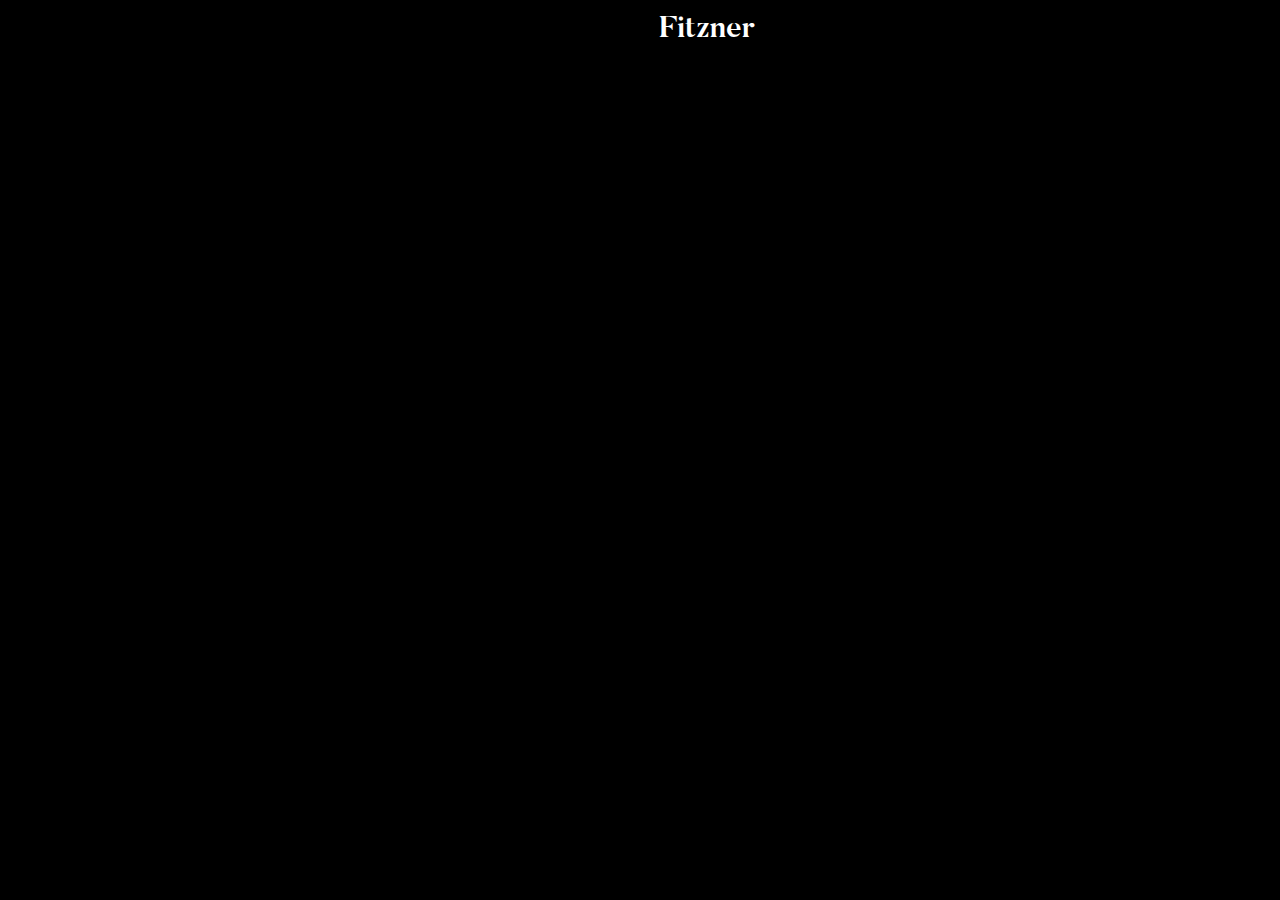
<file: html/categorias.html>
<!DOCTYPE html>
<html lang="pt-BR">

<head>
    <meta charset="UTF-8">
    <meta name="viewport" content="width=device-width, initial-scale=1.0">
    <title>Layout Responsivo</title>

    <!--Bootstrap-->
    <link href="https://cdn.jsdelivr.net/npm/bootstrap@5.3.3/dist/css/bootstrap.min.css" rel="stylesheet"
        integrity="sha384-QWTKZyjpPEjISv5WaRU9OFeRpok6YctnYmDr5pNlyT2bRjXh0JMhjY6hW+ALEwIH" crossorigin="anonymous">

    <!--Meus links-->
    <link rel="stylesheet" href="../css/nav.css">
    <link rel="stylesheet" href="../css/categorias.css">
    <link rel="stylesheet" href="../css/moba-categorias.css">
</head>

<body class="bg-black">

    <!--Navbar-->
    <nav class="navbar fixed-top bg-black d-flex justify-content-between">
        <div class="container-fluid d-flex justify-content-end">
            <div class="flex-grow-1 text-center" style="width: 100px; height: 40px;">
                <a href="index.html" id="link-nav" class="text-white text-decoration-none">Fitzner</a>
            </div>

        </div>
    </nav>

    <div id="escolha">
        <h2 class="text-center" style="color: white;">Escolha sua carta!</h2>
    </div>


    <!--Fit puto com a cartinha-->
    <div class="fit-container d-none d-md-flex">
        <div id="fit"></div>
    </div>

    <section>
        <div id="carrosselCartas" class="carousel slide d-block d-md-none" data-bs-ride="carousel">
            <div class="carousel-inner">
                <div class="carousel-item active">
                    <div class="card carta-1">
                        <h2>Card 1</h2>
                    </div>
                </div>
                <div class="carousel-item">
                    <div class="card carta-2">
                        <h2>Card 2</h2>
                    </div>
                </div>
                <div class="carousel-item">
                    <div class="card carta-3">
                        <h2>Card 3</h2>
                    </div>
                </div>
            </div>
            <button class="carousel-control-prev" type="button" data-bs-target="#carrosselCartas" data-bs-slide="prev">
                <span class="carousel-control-prev-icon" aria-hidden="true"></span>
                <span class="visually-hidden">Previous</span>
            </button>
            <button class="carousel-control-next" type="button" data-bs-target="#carrosselCartas" data-bs-slide="next">
                <span class="carousel-control-next-icon" aria-hidden="true"></span>
                <span class="visually-hidden">Next</span>
            </button>
        </div>


        <!-- Layout original para desktop -->
        <div class="cartas-container d-none d-md-flex">
            <div class="card carta-1"></div>
            <div class="card carta-2"></div>
            <div class="card carta-3"></div>
        </div>
    </section>

    <!--Scripts Bootstrap-->
    <script src="https://cdn.jsdelivr.net/npm/@popperjs/core@2.11.8/dist/umd/popper.min.js"
        integrity="sha384-I7E8VVD/ismYTF4hNIPjVp/Zjvgyol6VFvRkX/vR+Vc4jQkC+hVqc2pM8ODewa9r"
        crossorigin="anonymous"></script>
    <script src="https://cdn.jsdelivr.net/npm/bootstrap@5.3.3/dist/js/bootstrap.min.js"
        integrity="sha384-0pUGZvbkm6XF6gxjEnlmuGrJXVbNuzT9qBBavbLwCsOGabYfZo0T0to5eqruptLy"
        crossorigin="anonymous"></script>
        
</body>

</html>
</file>
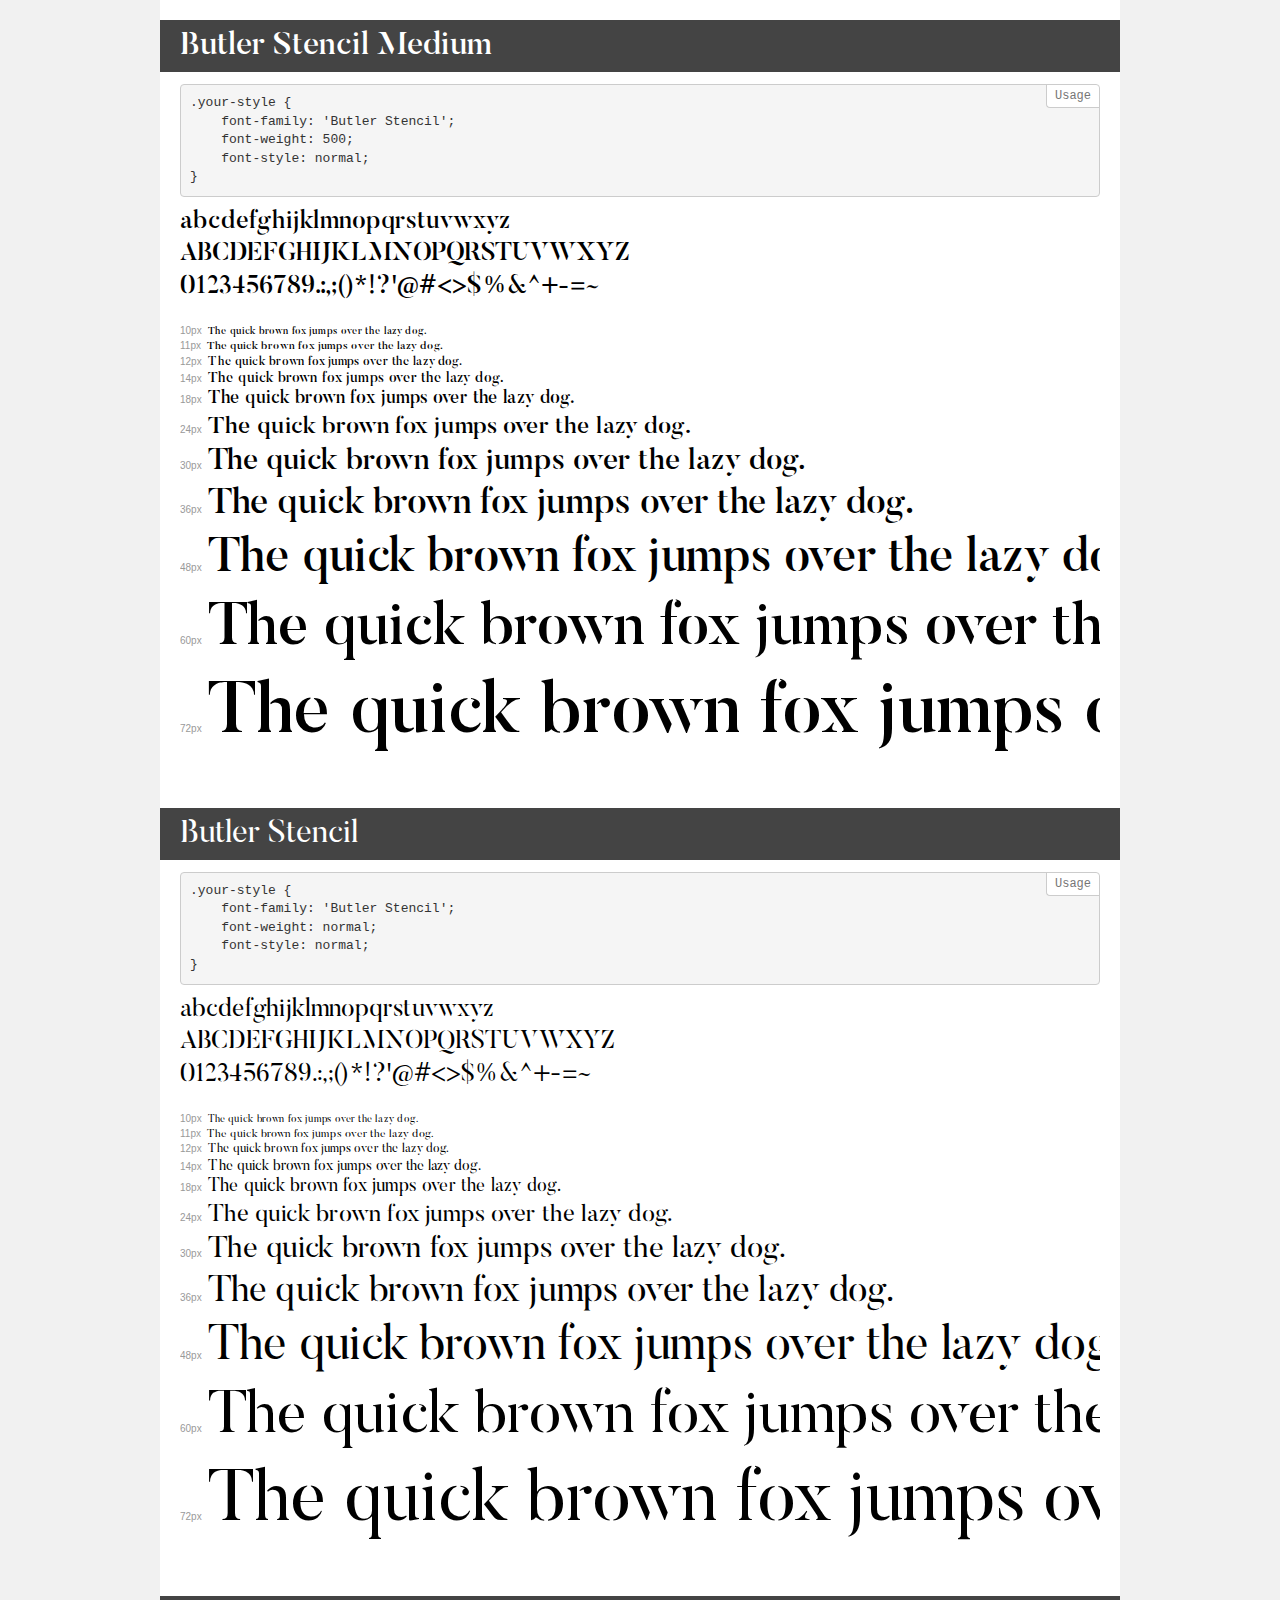
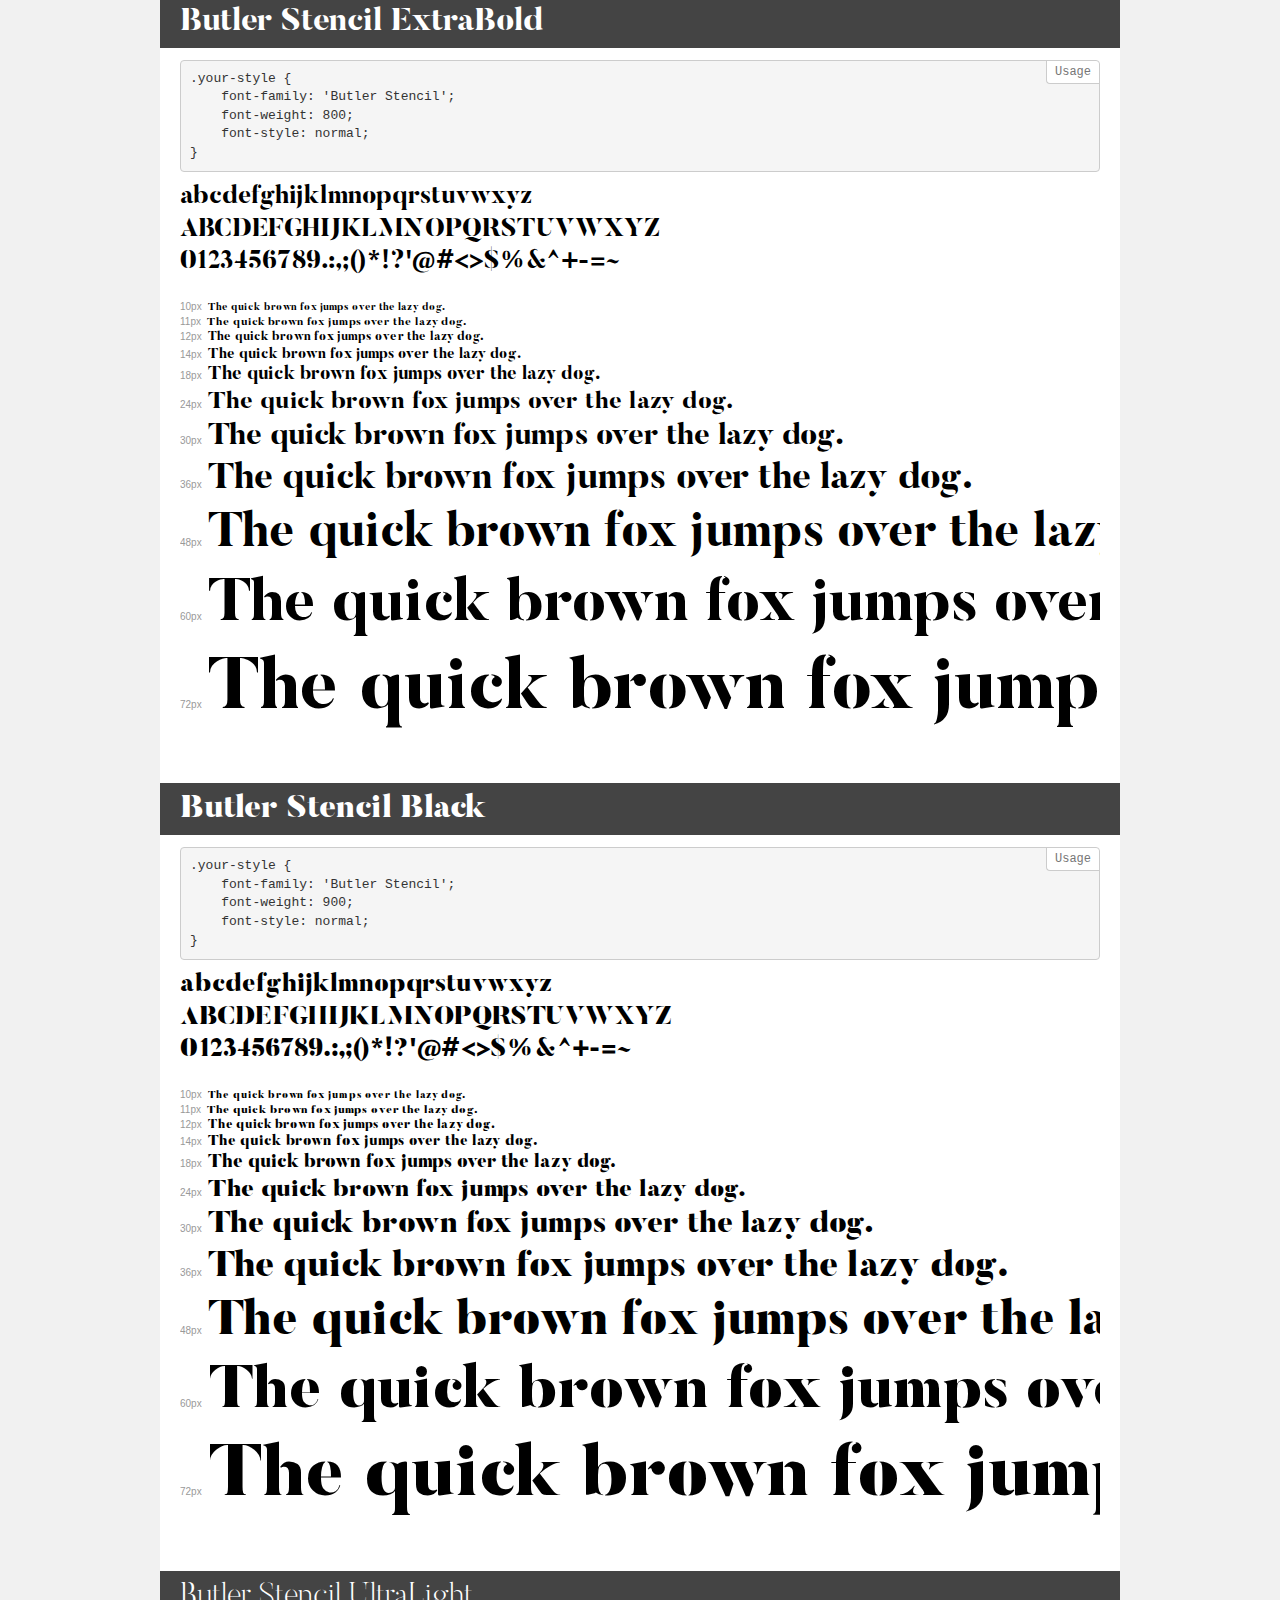
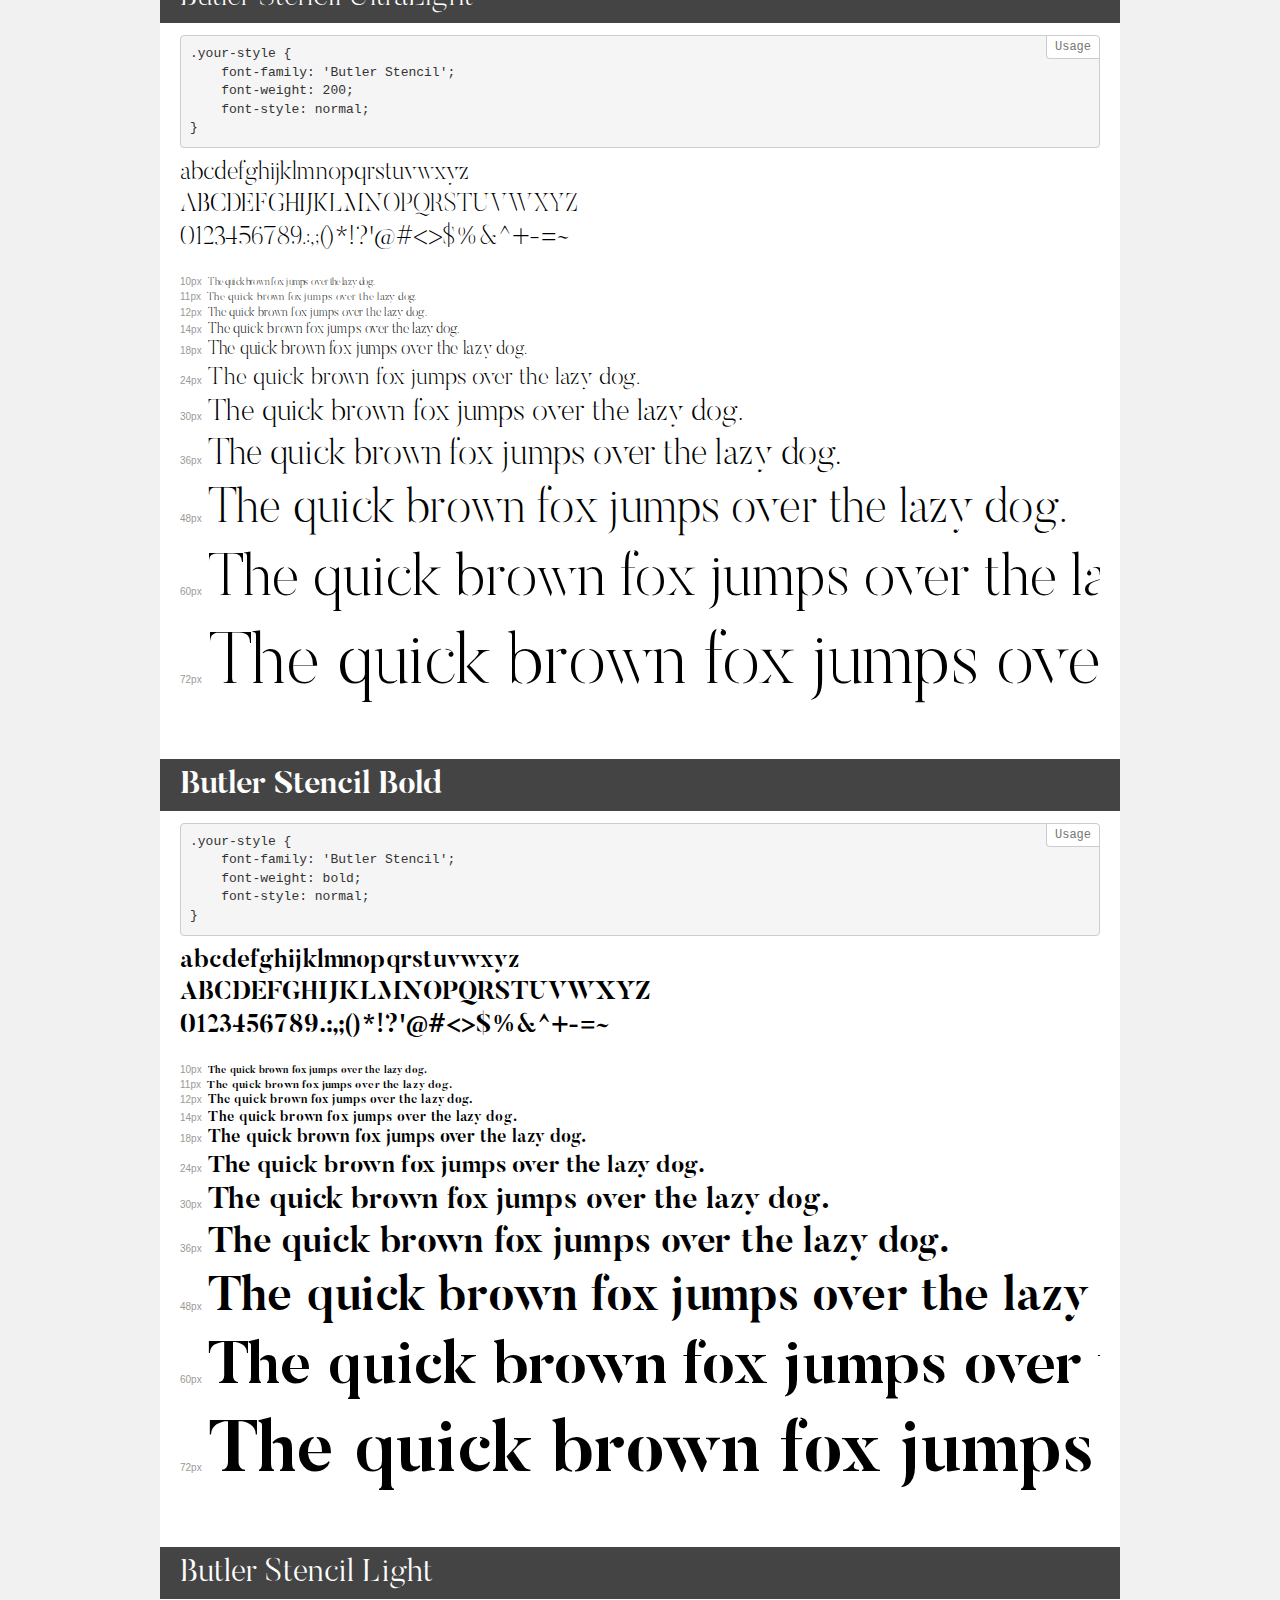
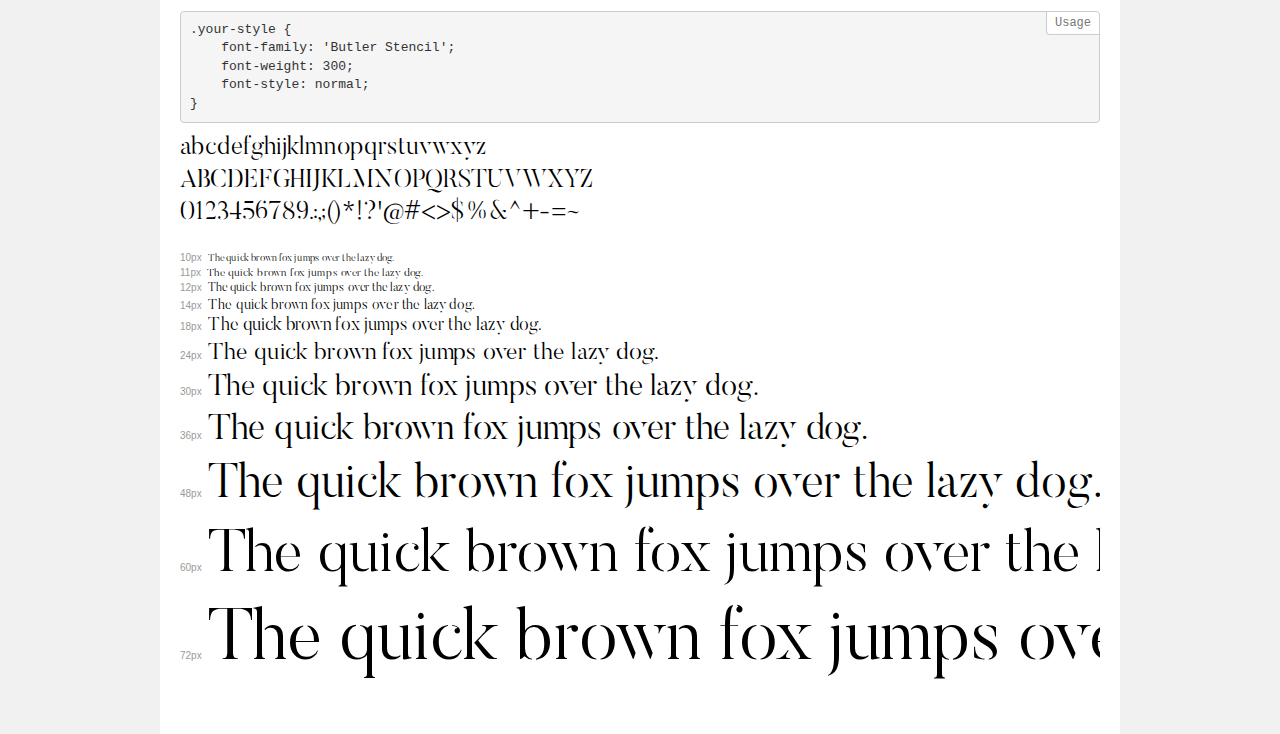
<file: fonts/butler/Butler_Stencil_Webfont/demo.html>
<!DOCTYPE html>
<html>
<head>
    <meta charset="utf-8">
    <meta http-equiv="X-UA-Compatible" content="IE=edge">
    <meta name="viewport" content="width=device-width, initial-scale=1">
    <meta name="robots" content="noindex, noarchive">
    <meta name="format-detection" content="telephone=no">
    <title>Transfonter demo</title>
    <link href="stylesheet.css" rel="stylesheet">
    <style>
        /*
        http://meyerweb.com/eric/tools/css/reset/
        v2.0 | 20110126
        License: none (public domain)
        */
        html, body, div, span, applet, object, iframe,
        h1, h2, h3, h4, h5, h6, p, blockquote, pre,
        a, abbr, acronym, address, big, cite, code,
        del, dfn, em, img, ins, kbd, q, s, samp,
        small, strike, strong, sub, sup, tt, var,
        b, u, i, center,
        dl, dt, dd, ol, ul, li,
        fieldset, form, label, legend,
        table, caption, tbody, tfoot, thead, tr, th, td,
        article, aside, canvas, details, embed,
        figure, figcaption, footer, header, hgroup,
        menu, nav, output, ruby, section, summary,
        time, mark, audio, video {
            margin: 0;
            padding: 0;
            border: 0;
            font-size: 100%;
            font: inherit;
            vertical-align: baseline;
        }
        /* HTML5 display-role reset for older browsers */
        article, aside, details, figcaption, figure,
        footer, header, hgroup, menu, nav, section {
            display: block;
        }
        body {
            line-height: 1;
        }
        ol, ul {
            list-style: none;
        }
        blockquote, q {
            quotes: none;
        }
        blockquote:before, blockquote:after,
        q:before, q:after {
            content: '';
            content: none;
        }
        table {
            border-collapse: collapse;
            border-spacing: 0;
        }
        /* common styles */
        body {
            background: #f1f1f1;
            color: #000;
        }
        .page {
            background: #fff;
            width: 920px;
            margin: 0 auto;
            padding: 20px 20px 0 20px;
            overflow: hidden;
        }
        .font-container {
            overflow-x: auto;
            overflow-y: hidden;
            margin-bottom: 40px;
            line-height: 1.3;
            white-space: nowrap;
            padding-bottom: 5px;
        }
        h1 {
            position: relative;
            background: #444;
            font-size: 32px;
            color: #fff;
            padding: 10px 20px;
            margin: 0 -20px 12px -20px;
        }
        .letters {
            font-size: 25px;
            margin-bottom: 20px;
        }
        .s10:before {
            content: '10px';
        }
        .s11:before {
            content: '11px';
        }
        .s12:before {
            content: '12px';
        }
        .s14:before {
            content: '14px';
        }
        .s18:before {
            content: '18px';
        }
        .s24:before {
            content: '24px';
        }
        .s30:before {
            content: '30px';
        }
        .s36:before {
            content: '36px';
        }
        .s48:before {
            content: '48px';
        }
        .s60:before {
            content: '60px';
        }
        .s72:before {
            content: '72px';
        }
        .s10:before, .s11:before, .s12:before, .s14:before,
        .s18:before, .s24:before, .s30:before, .s36:before,
        .s48:before, .s60:before, .s72:before {
            font-family: Arial, sans-serif;
            font-size: 10px;
            font-weight: normal;
            font-style: normal;
            color: #999;
            padding-right: 6px;
        }
        pre {
            display: block;
            position: relative;
            padding: 9px;
            margin: 0 0 10px;
            font-family: Monaco, Menlo, Consolas, "Courier New", monospace !important;
            font-size: 13px;
            line-height: 1.428571429;
            color: #333;
            font-weight: normal !important;
            font-style: normal !important;
            background-color: #f5f5f5;
            border: 1px solid #ccc;
            overflow-x: auto;
            border-radius: 4px;
        }
        pre:after {
            display: block;
            position: absolute;
            right: 0;
            top: 0;
            content: 'Usage';
            line-height: 1;
            padding: 5px 8px;
            font-size: 12px;
            color: #767676;
            background-color: #fff;
            border: 1px solid #ccc;
            border-right: none;
            border-top: none;
            border-radius: 0 4px 0 4px;
            z-index: 10;
        }
        /* responsive */
        @media (max-width: 959px) {
            .page {
                width: auto;
                margin: 0;
            }
        }
    </style>
</head>
<body>
<div class="page">
    <div class="demo" style="font-family: 'Butler Stencil'; font-weight: 500; font-style: normal;">
        <h1>Butler Stencil Medium</h1>
        <pre>.your-style {
    font-family: 'Butler Stencil';
    font-weight: 500;
    font-style: normal;
}</pre>
        <div class="font-container">
            <p class="letters">
                abcdefghijklmnopqrstuvwxyz<br>
ABCDEFGHIJKLMNOPQRSTUVWXYZ<br>
                0123456789.:,;()*!?'@#<>$%&^+-=~
            </p>
            <p class="s10" style="font-size: 10px;">The quick brown fox jumps over the lazy dog.</p>
            <p class="s11" style="font-size: 11px;">The quick brown fox jumps over the lazy dog.</p>
            <p class="s12" style="font-size: 12px;">The quick brown fox jumps over the lazy dog.</p>
            <p class="s14" style="font-size: 14px;">The quick brown fox jumps over the lazy dog.</p>
            <p class="s18" style="font-size: 18px;">The quick brown fox jumps over the lazy dog.</p>
            <p class="s24" style="font-size: 24px;">The quick brown fox jumps over the lazy dog.</p>
            <p class="s30" style="font-size: 30px;">The quick brown fox jumps over the lazy dog.</p>
            <p class="s36" style="font-size: 36px;">The quick brown fox jumps over the lazy dog.</p>
            <p class="s48" style="font-size: 48px;">The quick brown fox jumps over the lazy dog.</p>
            <p class="s60" style="font-size: 60px;">The quick brown fox jumps over the lazy dog.</p>
            <p class="s72" style="font-size: 72px;">The quick brown fox jumps over the lazy dog.</p>
        </div>
    </div>
    <div class="demo" style="font-family: 'Butler Stencil'; font-weight: normal; font-style: normal;">
        <h1>Butler Stencil</h1>
        <pre>.your-style {
    font-family: 'Butler Stencil';
    font-weight: normal;
    font-style: normal;
}</pre>
        <div class="font-container">
            <p class="letters">
                abcdefghijklmnopqrstuvwxyz<br>
ABCDEFGHIJKLMNOPQRSTUVWXYZ<br>
                0123456789.:,;()*!?'@#<>$%&^+-=~
            </p>
            <p class="s10" style="font-size: 10px;">The quick brown fox jumps over the lazy dog.</p>
            <p class="s11" style="font-size: 11px;">The quick brown fox jumps over the lazy dog.</p>
            <p class="s12" style="font-size: 12px;">The quick brown fox jumps over the lazy dog.</p>
            <p class="s14" style="font-size: 14px;">The quick brown fox jumps over the lazy dog.</p>
            <p class="s18" style="font-size: 18px;">The quick brown fox jumps over the lazy dog.</p>
            <p class="s24" style="font-size: 24px;">The quick brown fox jumps over the lazy dog.</p>
            <p class="s30" style="font-size: 30px;">The quick brown fox jumps over the lazy dog.</p>
            <p class="s36" style="font-size: 36px;">The quick brown fox jumps over the lazy dog.</p>
            <p class="s48" style="font-size: 48px;">The quick brown fox jumps over the lazy dog.</p>
            <p class="s60" style="font-size: 60px;">The quick brown fox jumps over the lazy dog.</p>
            <p class="s72" style="font-size: 72px;">The quick brown fox jumps over the lazy dog.</p>
        </div>
    </div>
    <div class="demo" style="font-family: 'Butler Stencil'; font-weight: 800; font-style: normal;">
        <h1>Butler Stencil ExtraBold</h1>
        <pre>.your-style {
    font-family: 'Butler Stencil';
    font-weight: 800;
    font-style: normal;
}</pre>
        <div class="font-container">
            <p class="letters">
                abcdefghijklmnopqrstuvwxyz<br>
ABCDEFGHIJKLMNOPQRSTUVWXYZ<br>
                0123456789.:,;()*!?'@#<>$%&^+-=~
            </p>
            <p class="s10" style="font-size: 10px;">The quick brown fox jumps over the lazy dog.</p>
            <p class="s11" style="font-size: 11px;">The quick brown fox jumps over the lazy dog.</p>
            <p class="s12" style="font-size: 12px;">The quick brown fox jumps over the lazy dog.</p>
            <p class="s14" style="font-size: 14px;">The quick brown fox jumps over the lazy dog.</p>
            <p class="s18" style="font-size: 18px;">The quick brown fox jumps over the lazy dog.</p>
            <p class="s24" style="font-size: 24px;">The quick brown fox jumps over the lazy dog.</p>
            <p class="s30" style="font-size: 30px;">The quick brown fox jumps over the lazy dog.</p>
            <p class="s36" style="font-size: 36px;">The quick brown fox jumps over the lazy dog.</p>
            <p class="s48" style="font-size: 48px;">The quick brown fox jumps over the lazy dog.</p>
            <p class="s60" style="font-size: 60px;">The quick brown fox jumps over the lazy dog.</p>
            <p class="s72" style="font-size: 72px;">The quick brown fox jumps over the lazy dog.</p>
        </div>
    </div>
    <div class="demo" style="font-family: 'Butler Stencil'; font-weight: 900; font-style: normal;">
        <h1>Butler Stencil Black</h1>
        <pre>.your-style {
    font-family: 'Butler Stencil';
    font-weight: 900;
    font-style: normal;
}</pre>
        <div class="font-container">
            <p class="letters">
                abcdefghijklmnopqrstuvwxyz<br>
ABCDEFGHIJKLMNOPQRSTUVWXYZ<br>
                0123456789.:,;()*!?'@#<>$%&^+-=~
            </p>
            <p class="s10" style="font-size: 10px;">The quick brown fox jumps over the lazy dog.</p>
            <p class="s11" style="font-size: 11px;">The quick brown fox jumps over the lazy dog.</p>
            <p class="s12" style="font-size: 12px;">The quick brown fox jumps over the lazy dog.</p>
            <p class="s14" style="font-size: 14px;">The quick brown fox jumps over the lazy dog.</p>
            <p class="s18" style="font-size: 18px;">The quick brown fox jumps over the lazy dog.</p>
            <p class="s24" style="font-size: 24px;">The quick brown fox jumps over the lazy dog.</p>
            <p class="s30" style="font-size: 30px;">The quick brown fox jumps over the lazy dog.</p>
            <p class="s36" style="font-size: 36px;">The quick brown fox jumps over the lazy dog.</p>
            <p class="s48" style="font-size: 48px;">The quick brown fox jumps over the lazy dog.</p>
            <p class="s60" style="font-size: 60px;">The quick brown fox jumps over the lazy dog.</p>
            <p class="s72" style="font-size: 72px;">The quick brown fox jumps over the lazy dog.</p>
        </div>
    </div>
    <div class="demo" style="font-family: 'Butler Stencil'; font-weight: 200; font-style: normal;">
        <h1>Butler Stencil UltraLight</h1>
        <pre>.your-style {
    font-family: 'Butler Stencil';
    font-weight: 200;
    font-style: normal;
}</pre>
        <div class="font-container">
            <p class="letters">
                abcdefghijklmnopqrstuvwxyz<br>
ABCDEFGHIJKLMNOPQRSTUVWXYZ<br>
                0123456789.:,;()*!?'@#<>$%&^+-=~
            </p>
            <p class="s10" style="font-size: 10px;">The quick brown fox jumps over the lazy dog.</p>
            <p class="s11" style="font-size: 11px;">The quick brown fox jumps over the lazy dog.</p>
            <p class="s12" style="font-size: 12px;">The quick brown fox jumps over the lazy dog.</p>
            <p class="s14" style="font-size: 14px;">The quick brown fox jumps over the lazy dog.</p>
            <p class="s18" style="font-size: 18px;">The quick brown fox jumps over the lazy dog.</p>
            <p class="s24" style="font-size: 24px;">The quick brown fox jumps over the lazy dog.</p>
            <p class="s30" style="font-size: 30px;">The quick brown fox jumps over the lazy dog.</p>
            <p class="s36" style="font-size: 36px;">The quick brown fox jumps over the lazy dog.</p>
            <p class="s48" style="font-size: 48px;">The quick brown fox jumps over the lazy dog.</p>
            <p class="s60" style="font-size: 60px;">The quick brown fox jumps over the lazy dog.</p>
            <p class="s72" style="font-size: 72px;">The quick brown fox jumps over the lazy dog.</p>
        </div>
    </div>
    <div class="demo" style="font-family: 'Butler Stencil'; font-weight: bold; font-style: normal;">
        <h1>Butler Stencil Bold</h1>
        <pre>.your-style {
    font-family: 'Butler Stencil';
    font-weight: bold;
    font-style: normal;
}</pre>
        <div class="font-container">
            <p class="letters">
                abcdefghijklmnopqrstuvwxyz<br>
ABCDEFGHIJKLMNOPQRSTUVWXYZ<br>
                0123456789.:,;()*!?'@#<>$%&^+-=~
            </p>
            <p class="s10" style="font-size: 10px;">The quick brown fox jumps over the lazy dog.</p>
            <p class="s11" style="font-size: 11px;">The quick brown fox jumps over the lazy dog.</p>
            <p class="s12" style="font-size: 12px;">The quick brown fox jumps over the lazy dog.</p>
            <p class="s14" style="font-size: 14px;">The quick brown fox jumps over the lazy dog.</p>
            <p class="s18" style="font-size: 18px;">The quick brown fox jumps over the lazy dog.</p>
            <p class="s24" style="font-size: 24px;">The quick brown fox jumps over the lazy dog.</p>
            <p class="s30" style="font-size: 30px;">The quick brown fox jumps over the lazy dog.</p>
            <p class="s36" style="font-size: 36px;">The quick brown fox jumps over the lazy dog.</p>
            <p class="s48" style="font-size: 48px;">The quick brown fox jumps over the lazy dog.</p>
            <p class="s60" style="font-size: 60px;">The quick brown fox jumps over the lazy dog.</p>
            <p class="s72" style="font-size: 72px;">The quick brown fox jumps over the lazy dog.</p>
        </div>
    </div>
    <div class="demo" style="font-family: 'Butler Stencil'; font-weight: 300; font-style: normal;">
        <h1>Butler Stencil Light</h1>
        <pre>.your-style {
    font-family: 'Butler Stencil';
    font-weight: 300;
    font-style: normal;
}</pre>
        <div class="font-container">
            <p class="letters">
                abcdefghijklmnopqrstuvwxyz<br>
ABCDEFGHIJKLMNOPQRSTUVWXYZ<br>
                0123456789.:,;()*!?'@#<>$%&^+-=~
            </p>
            <p class="s10" style="font-size: 10px;">The quick brown fox jumps over the lazy dog.</p>
            <p class="s11" style="font-size: 11px;">The quick brown fox jumps over the lazy dog.</p>
            <p class="s12" style="font-size: 12px;">The quick brown fox jumps over the lazy dog.</p>
            <p class="s14" style="font-size: 14px;">The quick brown fox jumps over the lazy dog.</p>
            <p class="s18" style="font-size: 18px;">The quick brown fox jumps over the lazy dog.</p>
            <p class="s24" style="font-size: 24px;">The quick brown fox jumps over the lazy dog.</p>
            <p class="s30" style="font-size: 30px;">The quick brown fox jumps over the lazy dog.</p>
            <p class="s36" style="font-size: 36px;">The quick brown fox jumps over the lazy dog.</p>
            <p class="s48" style="font-size: 48px;">The quick brown fox jumps over the lazy dog.</p>
            <p class="s60" style="font-size: 60px;">The quick brown fox jumps over the lazy dog.</p>
            <p class="s72" style="font-size: 72px;">The quick brown fox jumps over the lazy dog.</p>
        </div>
    </div>
</div>
</body>
</html>
</file>
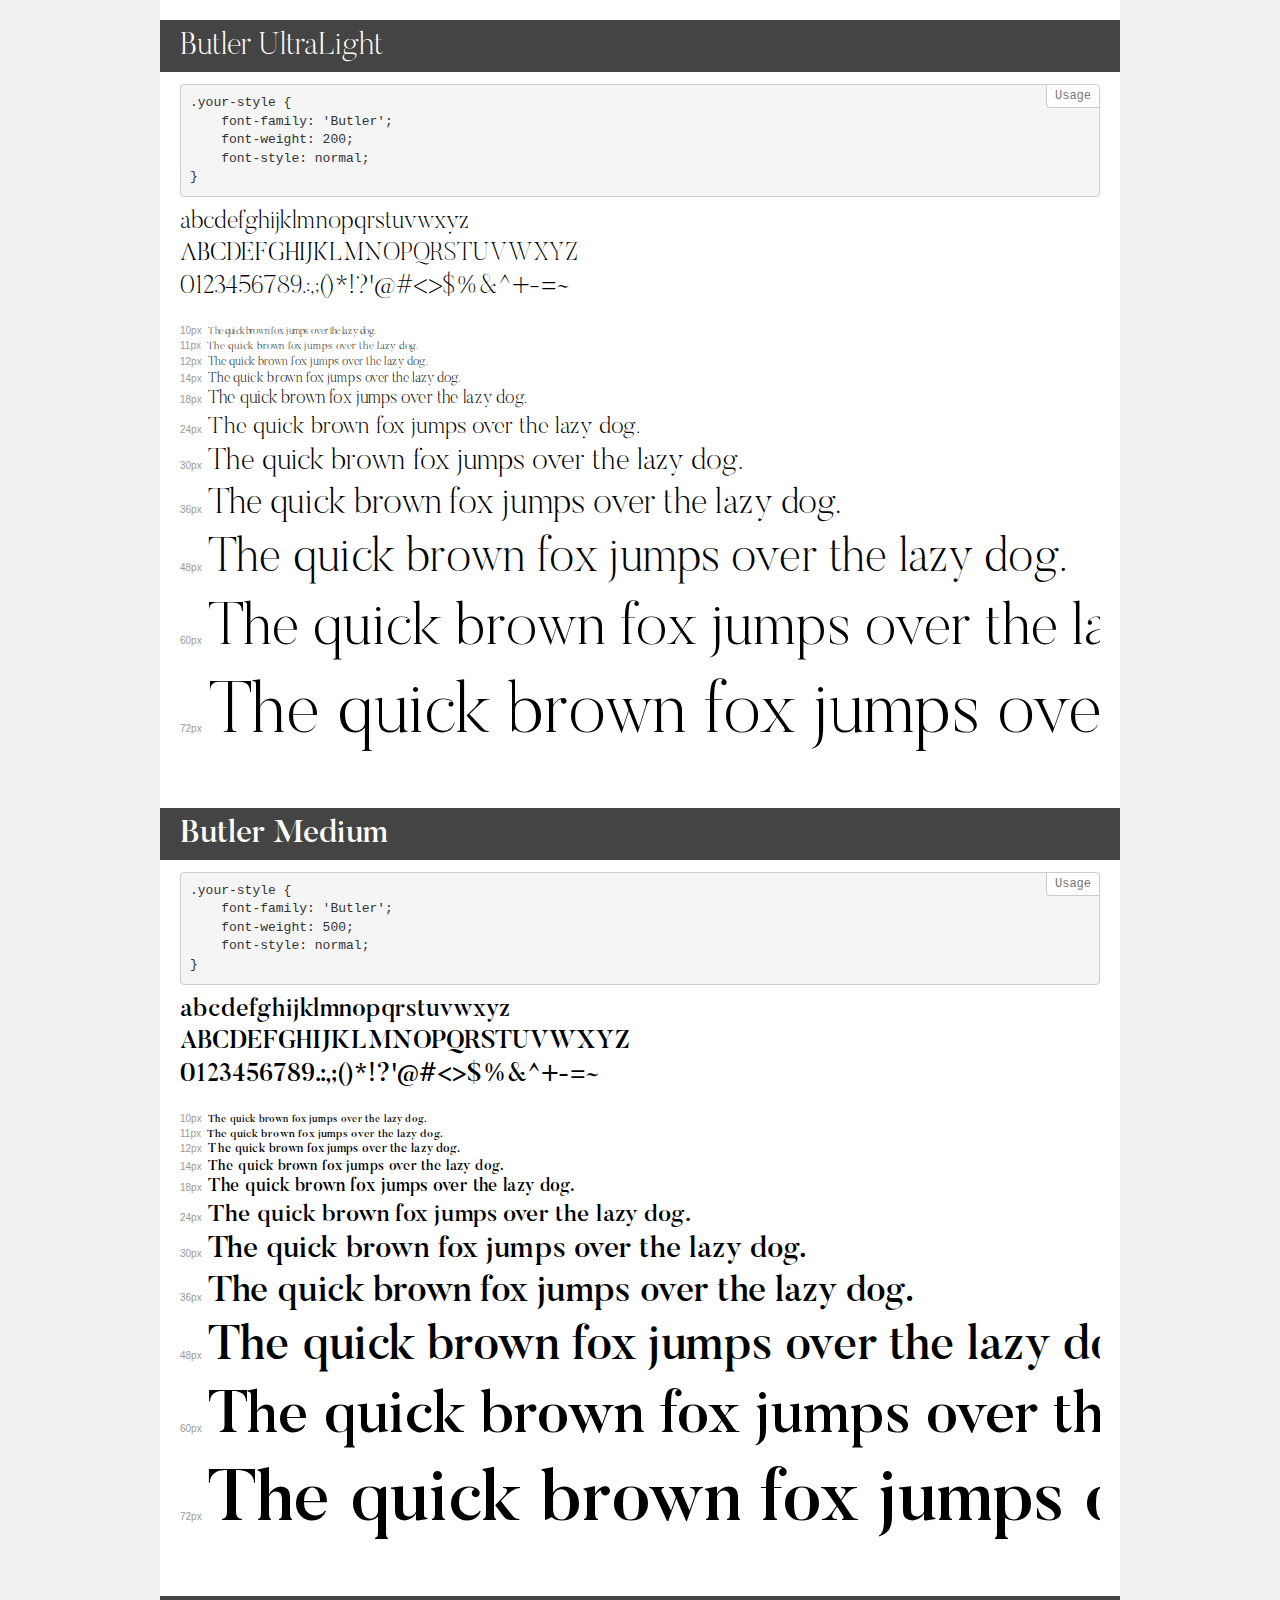
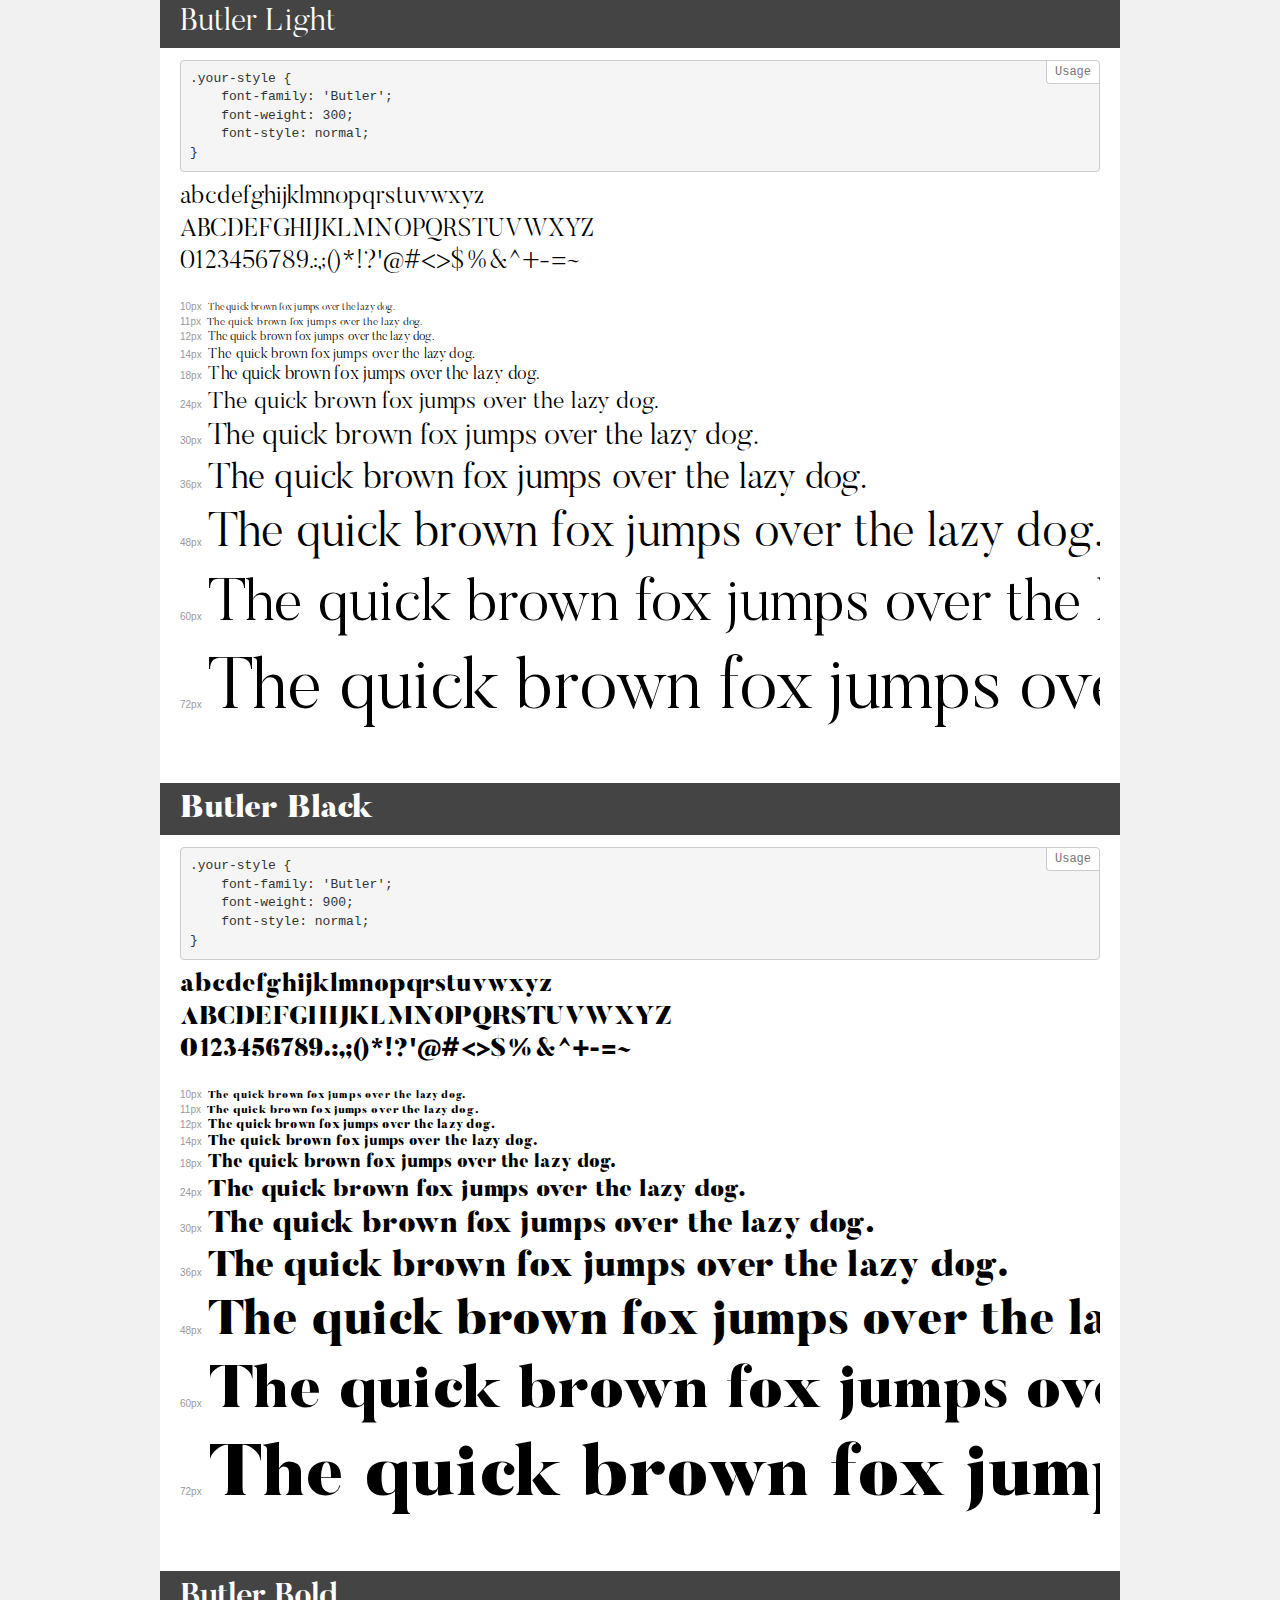
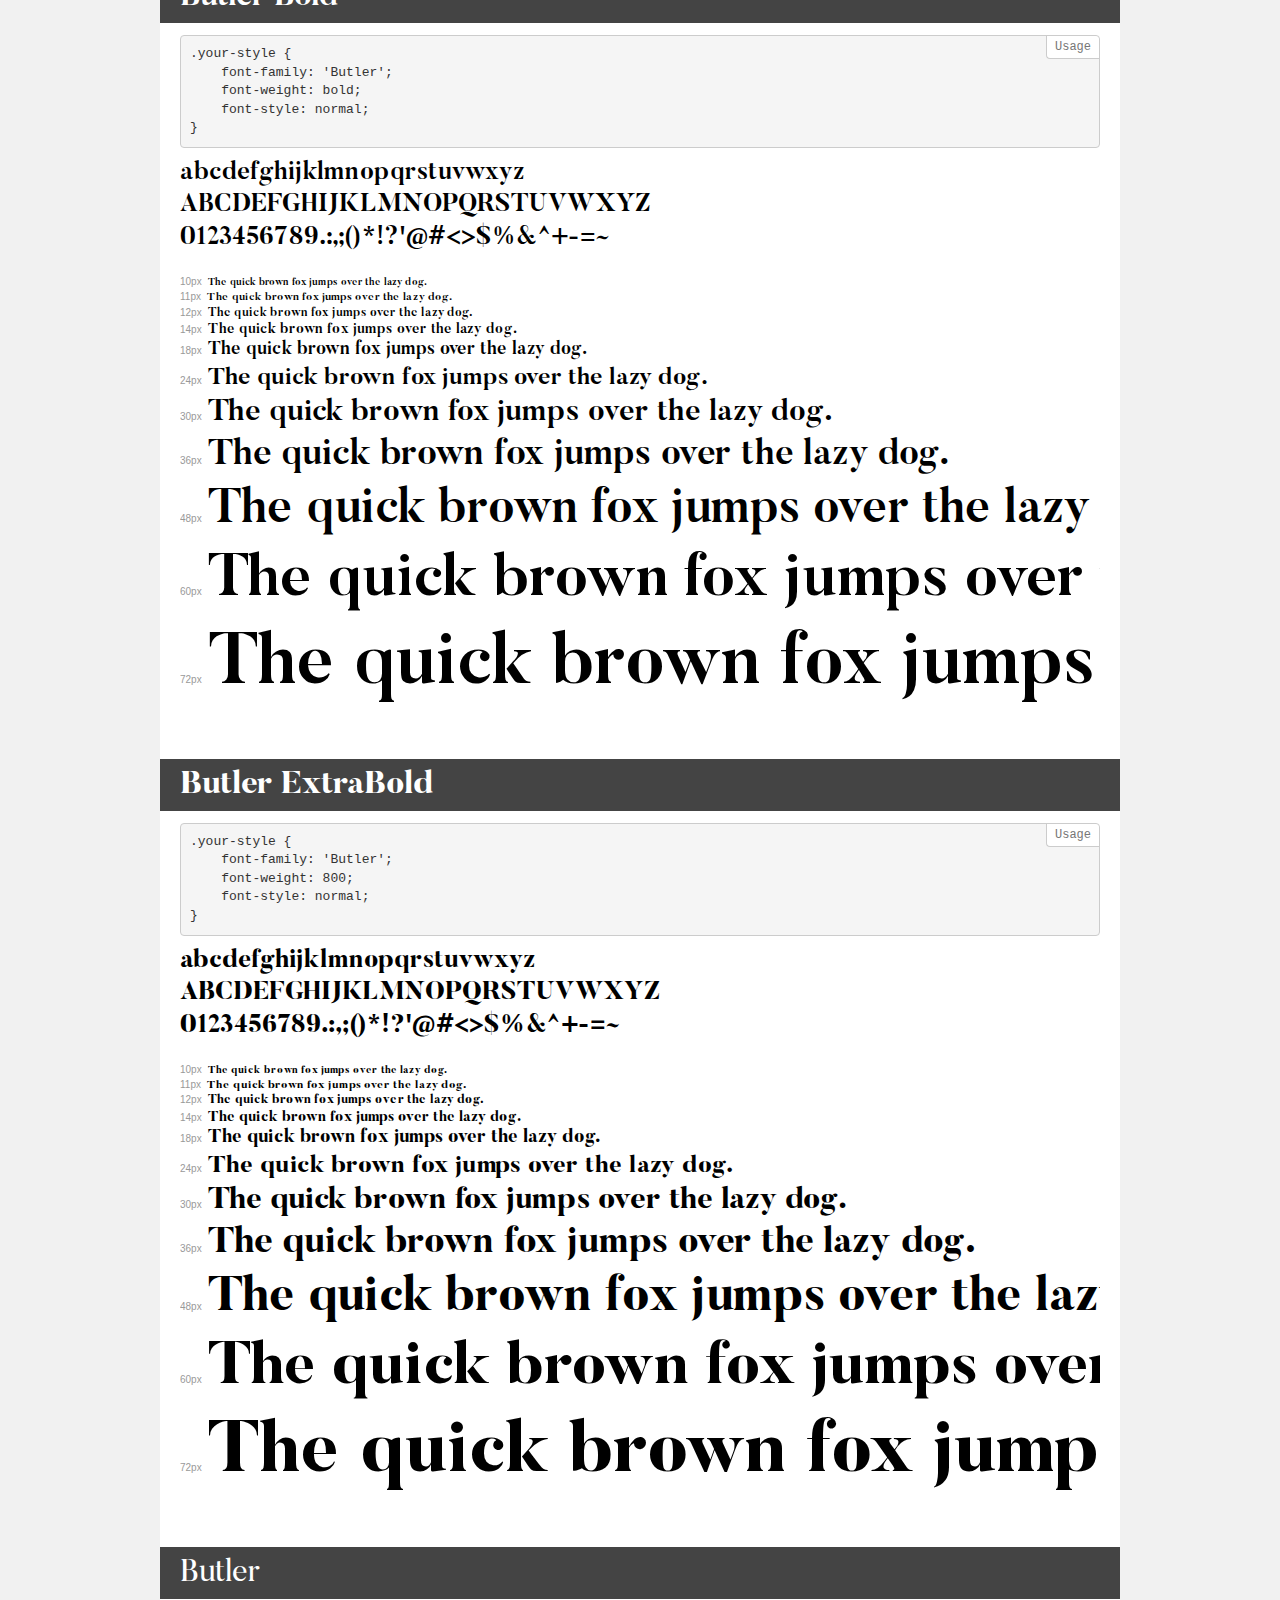
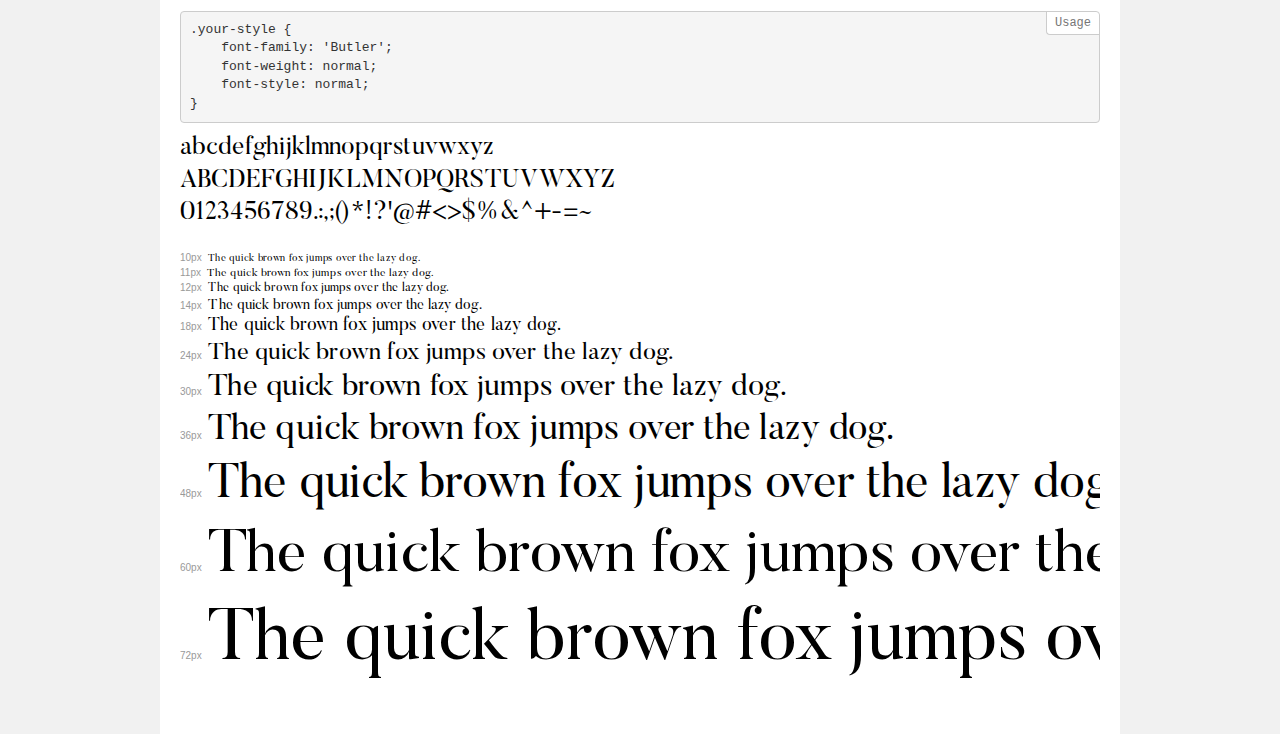
<file: fonts/butler/Butler_Webfont/demo.html>
<!DOCTYPE html>
<html>
<head>
    <meta charset="utf-8">
    <meta http-equiv="X-UA-Compatible" content="IE=edge">
    <meta name="viewport" content="width=device-width, initial-scale=1">
    <meta name="robots" content="noindex, noarchive">
    <meta name="format-detection" content="telephone=no">
    <title>Transfonter demo</title>
    <link href="stylesheet.css" rel="stylesheet">
    <style>
        /*
        http://meyerweb.com/eric/tools/css/reset/
        v2.0 | 20110126
        License: none (public domain)
        */
        html, body, div, span, applet, object, iframe,
        h1, h2, h3, h4, h5, h6, p, blockquote, pre,
        a, abbr, acronym, address, big, cite, code,
        del, dfn, em, img, ins, kbd, q, s, samp,
        small, strike, strong, sub, sup, tt, var,
        b, u, i, center,
        dl, dt, dd, ol, ul, li,
        fieldset, form, label, legend,
        table, caption, tbody, tfoot, thead, tr, th, td,
        article, aside, canvas, details, embed,
        figure, figcaption, footer, header, hgroup,
        menu, nav, output, ruby, section, summary,
        time, mark, audio, video {
            margin: 0;
            padding: 0;
            border: 0;
            font-size: 100%;
            font: inherit;
            vertical-align: baseline;
        }
        /* HTML5 display-role reset for older browsers */
        article, aside, details, figcaption, figure,
        footer, header, hgroup, menu, nav, section {
            display: block;
        }
        body {
            line-height: 1;
        }
        ol, ul {
            list-style: none;
        }
        blockquote, q {
            quotes: none;
        }
        blockquote:before, blockquote:after,
        q:before, q:after {
            content: '';
            content: none;
        }
        table {
            border-collapse: collapse;
            border-spacing: 0;
        }
        /* common styles */
        body {
            background: #f1f1f1;
            color: #000;
        }
        .page {
            background: #fff;
            width: 920px;
            margin: 0 auto;
            padding: 20px 20px 0 20px;
            overflow: hidden;
        }
        .font-container {
            overflow-x: auto;
            overflow-y: hidden;
            margin-bottom: 40px;
            line-height: 1.3;
            white-space: nowrap;
            padding-bottom: 5px;
        }
        h1 {
            position: relative;
            background: #444;
            font-size: 32px;
            color: #fff;
            padding: 10px 20px;
            margin: 0 -20px 12px -20px;
        }
        .letters {
            font-size: 25px;
            margin-bottom: 20px;
        }
        .s10:before {
            content: '10px';
        }
        .s11:before {
            content: '11px';
        }
        .s12:before {
            content: '12px';
        }
        .s14:before {
            content: '14px';
        }
        .s18:before {
            content: '18px';
        }
        .s24:before {
            content: '24px';
        }
        .s30:before {
            content: '30px';
        }
        .s36:before {
            content: '36px';
        }
        .s48:before {
            content: '48px';
        }
        .s60:before {
            content: '60px';
        }
        .s72:before {
            content: '72px';
        }
        .s10:before, .s11:before, .s12:before, .s14:before,
        .s18:before, .s24:before, .s30:before, .s36:before,
        .s48:before, .s60:before, .s72:before {
            font-family: Arial, sans-serif;
            font-size: 10px;
            font-weight: normal;
            font-style: normal;
            color: #999;
            padding-right: 6px;
        }
        pre {
            display: block;
            position: relative;
            padding: 9px;
            margin: 0 0 10px;
            font-family: Monaco, Menlo, Consolas, "Courier New", monospace !important;
            font-size: 13px;
            line-height: 1.428571429;
            color: #333;
            font-weight: normal !important;
            font-style: normal !important;
            background-color: #f5f5f5;
            border: 1px solid #ccc;
            overflow-x: auto;
            border-radius: 4px;
        }
        pre:after {
            display: block;
            position: absolute;
            right: 0;
            top: 0;
            content: 'Usage';
            line-height: 1;
            padding: 5px 8px;
            font-size: 12px;
            color: #767676;
            background-color: #fff;
            border: 1px solid #ccc;
            border-right: none;
            border-top: none;
            border-radius: 0 4px 0 4px;
            z-index: 10;
        }
        /* responsive */
        @media (max-width: 959px) {
            .page {
                width: auto;
                margin: 0;
            }
        }
    </style>
</head>
<body>
<div class="page">
    <div class="demo" style="font-family: 'Butler'; font-weight: 200; font-style: normal;">
        <h1>Butler UltraLight</h1>
        <pre>.your-style {
    font-family: 'Butler';
    font-weight: 200;
    font-style: normal;
}</pre>
        <div class="font-container">
            <p class="letters">
                abcdefghijklmnopqrstuvwxyz<br>
ABCDEFGHIJKLMNOPQRSTUVWXYZ<br>
                0123456789.:,;()*!?'@#<>$%&^+-=~
            </p>
            <p class="s10" style="font-size: 10px;">The quick brown fox jumps over the lazy dog.</p>
            <p class="s11" style="font-size: 11px;">The quick brown fox jumps over the lazy dog.</p>
            <p class="s12" style="font-size: 12px;">The quick brown fox jumps over the lazy dog.</p>
            <p class="s14" style="font-size: 14px;">The quick brown fox jumps over the lazy dog.</p>
            <p class="s18" style="font-size: 18px;">The quick brown fox jumps over the lazy dog.</p>
            <p class="s24" style="font-size: 24px;">The quick brown fox jumps over the lazy dog.</p>
            <p class="s30" style="font-size: 30px;">The quick brown fox jumps over the lazy dog.</p>
            <p class="s36" style="font-size: 36px;">The quick brown fox jumps over the lazy dog.</p>
            <p class="s48" style="font-size: 48px;">The quick brown fox jumps over the lazy dog.</p>
            <p class="s60" style="font-size: 60px;">The quick brown fox jumps over the lazy dog.</p>
            <p class="s72" style="font-size: 72px;">The quick brown fox jumps over the lazy dog.</p>
        </div>
    </div>
    <div class="demo" style="font-family: 'Butler'; font-weight: 500; font-style: normal;">
        <h1>Butler Medium</h1>
        <pre>.your-style {
    font-family: 'Butler';
    font-weight: 500;
    font-style: normal;
}</pre>
        <div class="font-container">
            <p class="letters">
                abcdefghijklmnopqrstuvwxyz<br>
ABCDEFGHIJKLMNOPQRSTUVWXYZ<br>
                0123456789.:,;()*!?'@#<>$%&^+-=~
            </p>
            <p class="s10" style="font-size: 10px;">The quick brown fox jumps over the lazy dog.</p>
            <p class="s11" style="font-size: 11px;">The quick brown fox jumps over the lazy dog.</p>
            <p class="s12" style="font-size: 12px;">The quick brown fox jumps over the lazy dog.</p>
            <p class="s14" style="font-size: 14px;">The quick brown fox jumps over the lazy dog.</p>
            <p class="s18" style="font-size: 18px;">The quick brown fox jumps over the lazy dog.</p>
            <p class="s24" style="font-size: 24px;">The quick brown fox jumps over the lazy dog.</p>
            <p class="s30" style="font-size: 30px;">The quick brown fox jumps over the lazy dog.</p>
            <p class="s36" style="font-size: 36px;">The quick brown fox jumps over the lazy dog.</p>
            <p class="s48" style="font-size: 48px;">The quick brown fox jumps over the lazy dog.</p>
            <p class="s60" style="font-size: 60px;">The quick brown fox jumps over the lazy dog.</p>
            <p class="s72" style="font-size: 72px;">The quick brown fox jumps over the lazy dog.</p>
        </div>
    </div>
    <div class="demo" style="font-family: 'Butler'; font-weight: 300; font-style: normal;">
        <h1>Butler Light</h1>
        <pre>.your-style {
    font-family: 'Butler';
    font-weight: 300;
    font-style: normal;
}</pre>
        <div class="font-container">
            <p class="letters">
                abcdefghijklmnopqrstuvwxyz<br>
ABCDEFGHIJKLMNOPQRSTUVWXYZ<br>
                0123456789.:,;()*!?'@#<>$%&^+-=~
            </p>
            <p class="s10" style="font-size: 10px;">The quick brown fox jumps over the lazy dog.</p>
            <p class="s11" style="font-size: 11px;">The quick brown fox jumps over the lazy dog.</p>
            <p class="s12" style="font-size: 12px;">The quick brown fox jumps over the lazy dog.</p>
            <p class="s14" style="font-size: 14px;">The quick brown fox jumps over the lazy dog.</p>
            <p class="s18" style="font-size: 18px;">The quick brown fox jumps over the lazy dog.</p>
            <p class="s24" style="font-size: 24px;">The quick brown fox jumps over the lazy dog.</p>
            <p class="s30" style="font-size: 30px;">The quick brown fox jumps over the lazy dog.</p>
            <p class="s36" style="font-size: 36px;">The quick brown fox jumps over the lazy dog.</p>
            <p class="s48" style="font-size: 48px;">The quick brown fox jumps over the lazy dog.</p>
            <p class="s60" style="font-size: 60px;">The quick brown fox jumps over the lazy dog.</p>
            <p class="s72" style="font-size: 72px;">The quick brown fox jumps over the lazy dog.</p>
        </div>
    </div>
    <div class="demo" style="font-family: 'Butler'; font-weight: 900; font-style: normal;">
        <h1>Butler Black</h1>
        <pre>.your-style {
    font-family: 'Butler';
    font-weight: 900;
    font-style: normal;
}</pre>
        <div class="font-container">
            <p class="letters">
                abcdefghijklmnopqrstuvwxyz<br>
ABCDEFGHIJKLMNOPQRSTUVWXYZ<br>
                0123456789.:,;()*!?'@#<>$%&^+-=~
            </p>
            <p class="s10" style="font-size: 10px;">The quick brown fox jumps over the lazy dog.</p>
            <p class="s11" style="font-size: 11px;">The quick brown fox jumps over the lazy dog.</p>
            <p class="s12" style="font-size: 12px;">The quick brown fox jumps over the lazy dog.</p>
            <p class="s14" style="font-size: 14px;">The quick brown fox jumps over the lazy dog.</p>
            <p class="s18" style="font-size: 18px;">The quick brown fox jumps over the lazy dog.</p>
            <p class="s24" style="font-size: 24px;">The quick brown fox jumps over the lazy dog.</p>
            <p class="s30" style="font-size: 30px;">The quick brown fox jumps over the lazy dog.</p>
            <p class="s36" style="font-size: 36px;">The quick brown fox jumps over the lazy dog.</p>
            <p class="s48" style="font-size: 48px;">The quick brown fox jumps over the lazy dog.</p>
            <p class="s60" style="font-size: 60px;">The quick brown fox jumps over the lazy dog.</p>
            <p class="s72" style="font-size: 72px;">The quick brown fox jumps over the lazy dog.</p>
        </div>
    </div>
    <div class="demo" style="font-family: 'Butler'; font-weight: bold; font-style: normal;">
        <h1>Butler Bold</h1>
        <pre>.your-style {
    font-family: 'Butler';
    font-weight: bold;
    font-style: normal;
}</pre>
        <div class="font-container">
            <p class="letters">
                abcdefghijklmnopqrstuvwxyz<br>
ABCDEFGHIJKLMNOPQRSTUVWXYZ<br>
                0123456789.:,;()*!?'@#<>$%&^+-=~
            </p>
            <p class="s10" style="font-size: 10px;">The quick brown fox jumps over the lazy dog.</p>
            <p class="s11" style="font-size: 11px;">The quick brown fox jumps over the lazy dog.</p>
            <p class="s12" style="font-size: 12px;">The quick brown fox jumps over the lazy dog.</p>
            <p class="s14" style="font-size: 14px;">The quick brown fox jumps over the lazy dog.</p>
            <p class="s18" style="font-size: 18px;">The quick brown fox jumps over the lazy dog.</p>
            <p class="s24" style="font-size: 24px;">The quick brown fox jumps over the lazy dog.</p>
            <p class="s30" style="font-size: 30px;">The quick brown fox jumps over the lazy dog.</p>
            <p class="s36" style="font-size: 36px;">The quick brown fox jumps over the lazy dog.</p>
            <p class="s48" style="font-size: 48px;">The quick brown fox jumps over the lazy dog.</p>
            <p class="s60" style="font-size: 60px;">The quick brown fox jumps over the lazy dog.</p>
            <p class="s72" style="font-size: 72px;">The quick brown fox jumps over the lazy dog.</p>
        </div>
    </div>
    <div class="demo" style="font-family: 'Butler'; font-weight: 800; font-style: normal;">
        <h1>Butler ExtraBold</h1>
        <pre>.your-style {
    font-family: 'Butler';
    font-weight: 800;
    font-style: normal;
}</pre>
        <div class="font-container">
            <p class="letters">
                abcdefghijklmnopqrstuvwxyz<br>
ABCDEFGHIJKLMNOPQRSTUVWXYZ<br>
                0123456789.:,;()*!?'@#<>$%&^+-=~
            </p>
            <p class="s10" style="font-size: 10px;">The quick brown fox jumps over the lazy dog.</p>
            <p class="s11" style="font-size: 11px;">The quick brown fox jumps over the lazy dog.</p>
            <p class="s12" style="font-size: 12px;">The quick brown fox jumps over the lazy dog.</p>
            <p class="s14" style="font-size: 14px;">The quick brown fox jumps over the lazy dog.</p>
            <p class="s18" style="font-size: 18px;">The quick brown fox jumps over the lazy dog.</p>
            <p class="s24" style="font-size: 24px;">The quick brown fox jumps over the lazy dog.</p>
            <p class="s30" style="font-size: 30px;">The quick brown fox jumps over the lazy dog.</p>
            <p class="s36" style="font-size: 36px;">The quick brown fox jumps over the lazy dog.</p>
            <p class="s48" style="font-size: 48px;">The quick brown fox jumps over the lazy dog.</p>
            <p class="s60" style="font-size: 60px;">The quick brown fox jumps over the lazy dog.</p>
            <p class="s72" style="font-size: 72px;">The quick brown fox jumps over the lazy dog.</p>
        </div>
    </div>
    <div class="demo" style="font-family: 'Butler'; font-weight: normal; font-style: normal;">
        <h1>Butler</h1>
        <pre>.your-style {
    font-family: 'Butler';
    font-weight: normal;
    font-style: normal;
}</pre>
        <div class="font-container">
            <p class="letters">
                abcdefghijklmnopqrstuvwxyz<br>
ABCDEFGHIJKLMNOPQRSTUVWXYZ<br>
                0123456789.:,;()*!?'@#<>$%&^+-=~
            </p>
            <p class="s10" style="font-size: 10px;">The quick brown fox jumps over the lazy dog.</p>
            <p class="s11" style="font-size: 11px;">The quick brown fox jumps over the lazy dog.</p>
            <p class="s12" style="font-size: 12px;">The quick brown fox jumps over the lazy dog.</p>
            <p class="s14" style="font-size: 14px;">The quick brown fox jumps over the lazy dog.</p>
            <p class="s18" style="font-size: 18px;">The quick brown fox jumps over the lazy dog.</p>
            <p class="s24" style="font-size: 24px;">The quick brown fox jumps over the lazy dog.</p>
            <p class="s30" style="font-size: 30px;">The quick brown fox jumps over the lazy dog.</p>
            <p class="s36" style="font-size: 36px;">The quick brown fox jumps over the lazy dog.</p>
            <p class="s48" style="font-size: 48px;">The quick brown fox jumps over the lazy dog.</p>
            <p class="s60" style="font-size: 60px;">The quick brown fox jumps over the lazy dog.</p>
            <p class="s72" style="font-size: 72px;">The quick brown fox jumps over the lazy dog.</p>
        </div>
    </div>
</div>
</body>
</html>
</file>
<file: css/nav.css>
@font-face {
    font-family: 'Heavitas';
    src: url('../fonts/butler/Butler/Butler_Bold.otf') format('opentype');
}

#link-nav {
    font-family: 'Heavitas', sans-serif;
    font-size: 30px;
    position: absolute;
    transform: translateX(20%);
    margin-right: auto; /* Faz o título ir para o canto esquerdo */
}

#link-nav {
    font-family: 'Heavitas', sans-serif;
    font-size: 30px;
    text-decoration: none;
    color: white;
}

nav {
    background-color: transparent;
    transition: background-color 0.3s ease, transform 0.5s ease, opacity 0.5s ease;
    background-color: rgba(0, 0, 0, 0.726);
    color: white;
}


nav.scrolled {
    background-color: rgba(169, 169, 169, 0.9); /* Cinza subindo */
}

nav.transparent {
    background-color: rgba(0, 0, 0, 0.637);
}

nav.hidden {
    transform: translateY(-100%);
    opacity: 0;
    pointer-events: none;
}

.navbar-nav {
    margin-left: auto;
    margin-right: 0;
}

#inicio {
    transition: background-color 0.3s ease;
}

#inicio.cinza {
    background-color: rgba(169, 169, 169, 1); /* Cor cinza */
}

#inicio.preto {
    background-color: rgba(0, 0, 0, 0.664); /* Cor preta */
}
</file>
<file: css/categorias.css>
.cartas-container {
    position: fixed;
    left: 50%;
    bottom: -250px;
    /* Começa escondido para baixo */
    transform: translateX(-50%);
    opacity: 0;
    /* Começa invisível */
    display: flex;
    justify-content: center;
    /* Centraliza as cartas */
    gap: 10px;
    width: 100%;
    transition: bottom 0.5s ease, opacity 0.5s ease;
    z-index: 3000;
    pointer-events: none;
    /*background-color: rgba(0, 0, 0, 0.8); /* Fundo meio escuro */
    /*box-shadow: 0 -20px 30px rgba(0, 0, 0, 1); /* Sombra forte para cima */
}


.cartas-container .card {
    width: 200px;
    height: 300px;
    border-radius: 10px;
    background-color: white;
    box-shadow: 0 4px 8px rgba(0, 0, 0, 0.2);
    pointer-events: auto;
    /* Permite clicar nas cartinhas se precisar */
    transition: transform 0.3s ease, filter 0.2s ease;
    position: relative;
    background-size: cover;
    /* Faz a imagem cobrir todo o card */
    background-position: center;
    /* Centraliza a imagem */
    background-repeat: no-repeat;
    /* Garante que a imagem não se repita */
    cursor: pointer;
    /* Cursor muda para mãozinha (indicado para itens clicáveis) */
    color: white;
    scale: 0.9;
    filter: brightness(1);
}

.card:hover {
    filter: brightness(4);
    /* 0.3 = 60% mais escuro */
    transition: transform 0.3s ease, filter 0.2s ease;

}

.cartas-container .card:hover {
    transform: translateY(-10px);
}

/* Animação de Fade In Cartas*/
@keyframes fadeIn {
    0% {
        opacity: 0;
        /* Começa invisível */
    }

    100% {
        opacity: 1;
        /* Torna-se visível */
    }
}

/* Animação de Roll In */
@keyframes rollIn {
    0% {
        transform: translateX(-50%) translateY(100%);
        /* Começa fora da tela */
    }

    100% {
        transform: translateX(-50%) translateY(0);
        /* Vai para a posição final */
    }
}

/* Cartas específicas */
.carta-1 {
    z-index: 1;
    background-image: url('../source/Categorias/personal.png');
    /* Substitua pelo caminho da sua imagem */
}

.carta-2 {
    z-index: 2;
    background-image: url('../source/Categorias/work.png');
    /* Substitua pelo caminho da sua imagem */
}

.carta-3 {
    z-index: 1;
    background-image: url('../source/Categorias/credits.png');
    /* Substitua pelo caminho da sua imagem */
}

/* Hover para as cartas */
.carta-1:hover {
    transform: translateY(-50px) !important;
    width: 200px;
    height: 300px;
    z-index: 10;
}

.carta-2:hover {
    transform: translateY(-50px) !important;
    width: 200px;
    height: 300px;
    z-index: 10;
}

.carta-3:hover {
    transform: translateY(-50px) !important;
    width: 200px;
    height: 300px;
    z-index: 10;
}

/* Animações de pulsar */
@keyframes pulsar {
    0% {
        transform: scale(1);
        opacity: 1;
    }

    50% {
        transform: scale(1.2);
        opacity: 0.8;
    }

    100% {
        transform: scale(1);
        opacity: 1;
    }
}


@keyframes salto {
    0% {
        transform: scale(2.1) translateY(0);
        /* Começa na posição original */
    }

    50% {
        transform: scale(2.1) translateY(-10px);
        /* Pula para cima (subindo 10px) */
    }

    100% {
        transform: scale(2.1) translateY(0);
        /* Retorna à posição original */
    }
}

/* Animação de fade-in para o fit */
@keyframes fadeInFit {
    0% {
        opacity: 0;
        /* Começa invisível */
    }

    100% {
        opacity: 1;
        /* Fica totalmente visível no final */
    }
}

/* Troca das imagens */
@keyframes trocarImg {
    0% {
        background-image: url('../source/Categorias/cartinhas.png');
        /* Imagem inicial */
    }

    30% {
        background-image: url('../source/Categorias/cartinhas_2.png');
        /* Troca para a imagem alternativa */
    }

    35% {
        background-image: url('../source/Categorias/cartinhas.png');
        /* Troca para a imagem alternativa */
    }

    40% {
        background-image: url('../source/Categorias/cartinhas_2.png');
        /* Volta para a imagem inicial */
    }

    50% {
        background-image: url('../source/Categorias/cartinhas_2.png');
        /* Troca novamente */
    }

    55% {
        background-image: url('../source/Categorias/cartinhas.png');
        /* Mantém a imagem inicial no fim do ciclo */
    }
}

/*=============== Galeria =========================== */

#icategorias {
  width: 100%;
  height: 90px;
  display: flex;
  justify-content: center;
  align-items: center;
  margin-top: 60px;
  color: white;
  background-color: rgba(134, 134, 134, 0);
}

#icategorias h1{
    font-family: 'lemon milk', sans-serif;
    letter-spacing: 20px;
}


#igaleria {
    padding-bottom: 200px;
    /* Pode ajustar conforme necessário */
    margin-top: 60px;
}

/* Bloco de imagem */
.bloco {
    width: 95vw;
    height: 850px;
    margin: 20px;
    opacity: 0;
    transform: translateY(50px);
    transition: opacity 0.8s ease-out, transform 0.8s ease-out;
    will-change: transform, opacity;
}



/* CSS PARA A GALERIA PESSOAL */


#rosa {
    background-color: pink;
    background: url('../source/Inicial/Banner/banner-coelho.png') no-repeat center center;
    background-size: cover;
    /* Ajusta para cobrir toda a div sem distorcer */
    background-position: center center;
    /* Mantém a imagem centralizada */

}

#azul {
    background-color: lightblue;
    background: url('../source/Inicial/Banner/miles\ na\ rua.jpg') no-repeat center center;
    background-size: cover;
    /* Ajusta para cobrir toda a div sem distorcer */
    background-position: center center;
    /* Mantém a imagem centralizada */
}

#cinza {
    background-color: lightgray;
    background: url('../source/Inicial/Banner/banner-coelho.png') no-repeat center center;
    background-size: cover;
    /* Ajusta para cobrir toda a div sem distorcer */
    background-position: center center;
    /* Mantém a imagem centralizada */
}

#branco {
    background-color: white;
    background: url('../source/Inicial/Banner/miles\ na\ rua.jpg') no-repeat center center;
    background-size: cover;
    /* Ajusta para cobrir toda a div sem distorcer */
    background-position: center center;
    /* Mantém a imagem centralizada */
}

#amarelo {
    background-color: lightyellow;
}



/* CSS para a galeria "Work" */

#trabalho1 {
    background-color: white;
    background: url('../source/Inicial/Banner/miles\ na\ rua.jpg') no-repeat center center;
    background-size: cover;
    /* Ajusta para cobrir toda a div sem distorcer */
    background-position: center center;
    /* Mantém a imagem centralizada */
}

#trabalho2 {
    background-color: white;
    background: url('../source/Inicial/Banner/miles\ na\ rua.jpg') no-repeat center center;
    background-size: cover;
    /* Ajusta para cobrir toda a div sem distorcer */
    background-position: center center;
    /* Mantém a imagem centralizada */
}

#trabalho3 {
    background-color: lightcoral;
    background: url('../source/Inicial/Galeria/work3.jpg') no-repeat center center;
    background-size: cover;
    /* Ajusta para cobrir toda a div sem distorcer */
    background-position: center center;
    /* Mantém a imagem centralizada */
}

#trabalho4 {
    background-color: white;
    background: url('../source/Inicial/Banner/miles\ na\ rua.jpg') no-repeat center center;
    background-size: cover;
    /* Ajusta para cobrir toda a div sem distorcer */
    background-position: center center;
    /* Mantém a imagem centralizada */
}


/* Classe que será adicionada para mostrar a div */
.mostrar {
    display: block !important;
}

/* Classe para esconder as divs */
.esconder {
    display: none !important;
}
</file>
<file: css/moba-categorias.css>
/* Estilos para o modo mobile */
@media (max-width: 768px) {
    /* Remove a exibição das cartas no desktop */
    .cartas-container {
        display: none; /* Não exibe as cartas no desktop */
    }

    /* Estiliza as cartas no carrossel */
    .carousel-inner .carousel-item {
        display: flex;
        justify-content: center;
        align-items: center;
        height: 100vh; /* Faz o carrossel ocupar toda a altura da tela */
    }

    .card {
        width: 80%; /* Ajuste do tamanho da carta */
        height: 60%; /* Ajuste do tamanho da carta */
        margin: auto; /* Centraliza as cartas */
        font-size: 1rem; /* Ajuste do tamanho da fonte */
        transition: transform 0.3s ease, opacity 0.3s ease;
        display: flex;
        justify-content: center;
        align-items: center;
        background-color: rgb(0, 0, 0); /* Cor de fundo */
        color: white; /* Cor do texto */
        border-radius: 10px; /* Bordas arredondadas */
    }

    .card img {
        max-width: 100%; /* Garante que a imagem se ajuste ao tamanho do card */
        border-radius: 10px;
    }

    /* Remove as rotações da carta */
    .carta-1, .carta-2, .carta-3 {
        transform: none; /* Garantindo que as cartas não fiquem tortas */
    }
}

/* Ajuste para as setas de navegação */
.carousel-control-prev-icon, .carousel-control-next-icon {
    background-color: black;
}
</file>
<file: fonts/butler/Butler_Stencil_Webfont/stylesheet.css>
@font-face {
    font-family: 'Butler Stencil';
    src: url('ButlerStencil-Medium.woff2') format('woff2'),
        url('ButlerStencil-Medium.woff') format('woff');
    font-weight: 500;
    font-style: normal;
}

@font-face {
    font-family: 'Butler Stencil';
    src: url('ButlerStencil.woff2') format('woff2'),
        url('ButlerStencil.woff') format('woff');
    font-weight: normal;
    font-style: normal;
}

@font-face {
    font-family: 'Butler Stencil';
    src: url('ButlerStencil-ExtraBold.woff2') format('woff2'),
        url('ButlerStencil-ExtraBold.woff') format('woff');
    font-weight: 800;
    font-style: normal;
}

@font-face {
    font-family: 'Butler Stencil';
    src: url('ButlerStencil-Black.woff2') format('woff2'),
        url('ButlerStencil-Black.woff') format('woff');
    font-weight: 900;
    font-style: normal;
}

@font-face {
    font-family: 'Butler Stencil';
    src: url('ButlerStencil-UltraLight.woff2') format('woff2'),
        url('ButlerStencil-UltraLight.woff') format('woff');
    font-weight: 200;
    font-style: normal;
}

@font-face {
    font-family: 'Butler Stencil';
    src: url('ButlerStencil-Bold.woff2') format('woff2'),
        url('ButlerStencil-Bold.woff') format('woff');
    font-weight: bold;
    font-style: normal;
}

@font-face {
    font-family: 'Butler Stencil';
    src: url('ButlerStencil-Light.woff2') format('woff2'),
        url('ButlerStencil-Light.woff') format('woff');
    font-weight: 300;
    font-style: normal;
}
</file>
<file: fonts/butler/Butler_Webfont/stylesheet.css>
@font-face {
    font-family: 'Butler';
    src: url('Butler-UltraLight.woff2') format('woff2'),
        url('Butler-UltraLight.woff') format('woff');
    font-weight: 200;
    font-style: normal;
}

@font-face {
    font-family: 'Butler';
    src: url('Butler-Medium.woff2') format('woff2'),
        url('Butler-Medium.woff') format('woff');
    font-weight: 500;
    font-style: normal;
}

@font-face {
    font-family: 'Butler';
    src: url('Butler-Light.woff2') format('woff2'),
        url('Butler-Light.woff') format('woff');
    font-weight: 300;
    font-style: normal;
}

@font-face {
    font-family: 'Butler';
    src: url('Butler-Black.woff2') format('woff2'),
        url('Butler-Black.woff') format('woff');
    font-weight: 900;
    font-style: normal;
}

@font-face {
    font-family: 'Butler';
    src: url('Butler-Bold.woff2') format('woff2'),
        url('Butler-Bold.woff') format('woff');
    font-weight: bold;
    font-style: normal;
}

@font-face {
    font-family: 'Butler';
    src: url('Butler-ExtraBold.woff2') format('woff2'),
        url('Butler-ExtraBold.woff') format('woff');
    font-weight: 800;
    font-style: normal;
}

@font-face {
    font-family: 'Butler';
    src: url('Butler.woff2') format('woff2'),
        url('Butler.woff') format('woff');
    font-weight: normal;
    font-style: normal;
}
</file>
